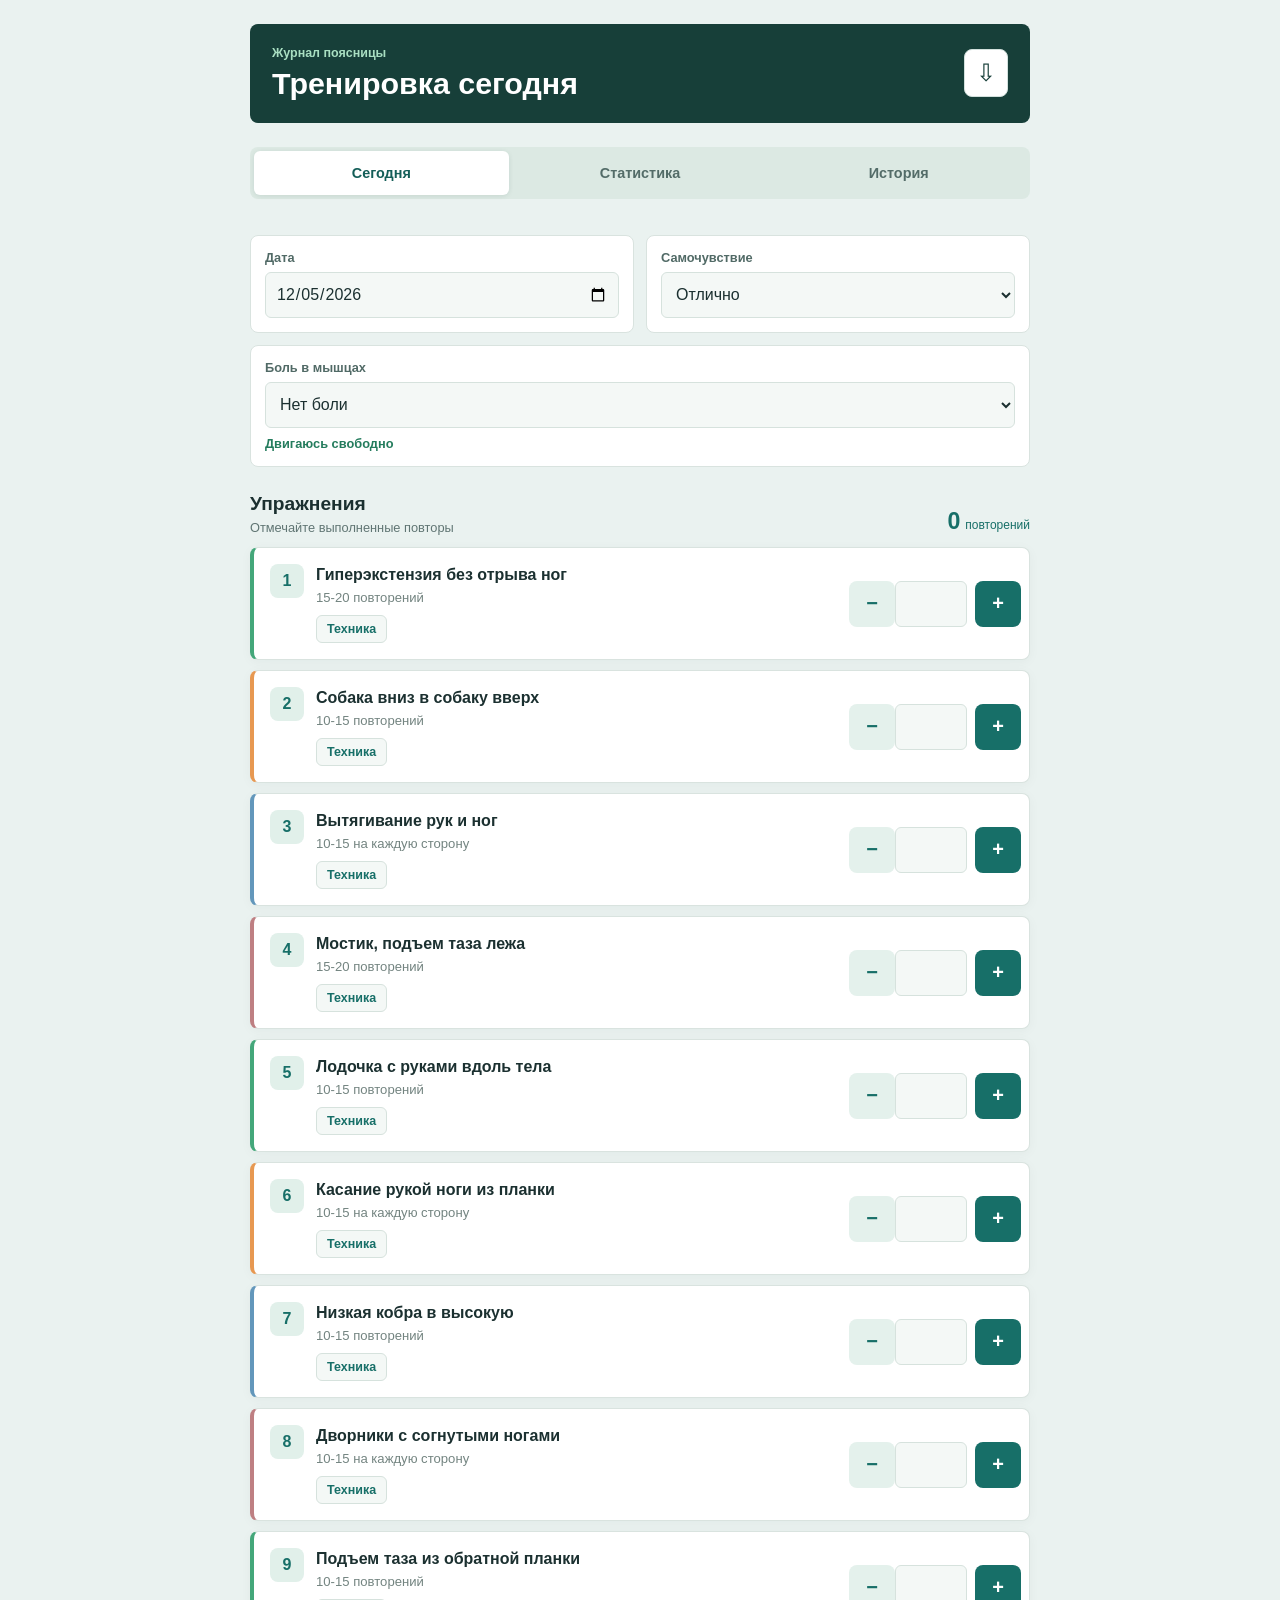
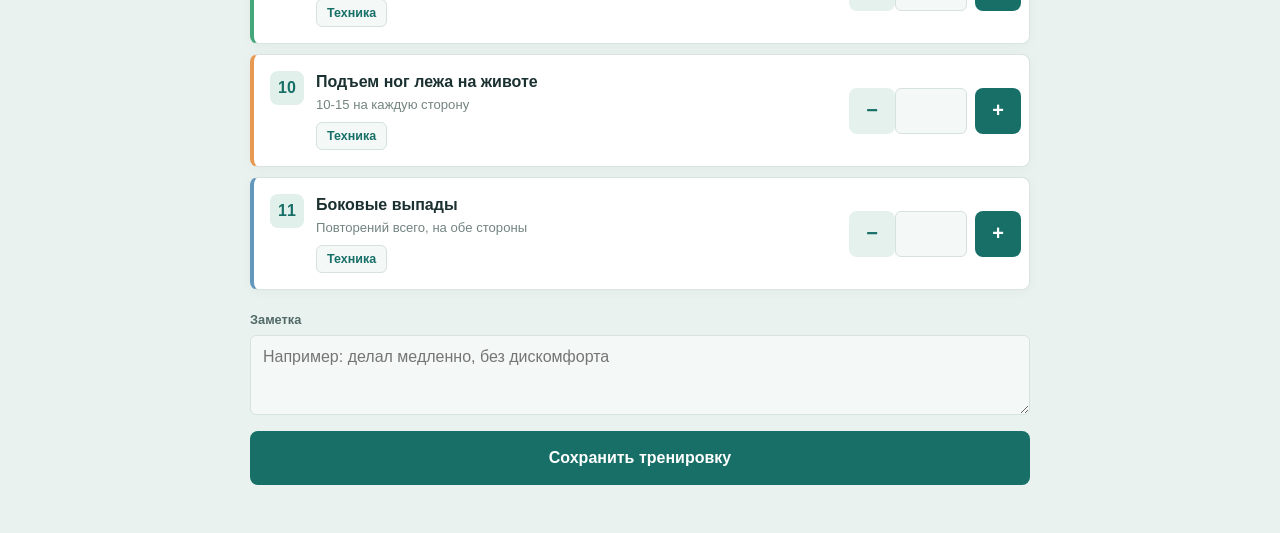
<file: index.html>
<!doctype html>
<html lang="ru">
<head>
  <meta charset="UTF-8" />
  <meta name="viewport" content="width=device-width, initial-scale=1, viewport-fit=cover" />
  <meta name="theme-color" content="#eaf2f0" />
  <meta name="apple-mobile-web-app-capable" content="yes" />
  <meta name="apple-mobile-web-app-status-bar-style" content="default" />
  <meta name="apple-mobile-web-app-title" content="Поясница" />
  <title>Журнал упражнений для поясницы</title>
  <link rel="manifest" href="manifest.webmanifest" />
  <link rel="apple-touch-icon" sizes="180x180" href="icons/icon-180.png" />
  <link rel="stylesheet" href="styles.css?v=16" />
  <link rel="stylesheet" href="storage-mode.css?v=15" />
  <link rel="stylesheet" href="modern.css?v=19" />
</head>
<body>
  <div class="app-shell">
    <header class="topbar">
      <div><p class="eyebrow">Журнал поясницы</p><h1>Тренировка сегодня</h1></div>
      <button class="icon-button" id="exportButton" type="button" title="Резервная копия в iCloud" aria-label="Резервная копия в iCloud"><span aria-hidden="true">⇩</span></button>
    </header>
    <main>
      <nav class="tabs" aria-label="Разделы">
        <button class="tab active" type="button" data-view="today">Сегодня</button>
        <button class="tab" type="button" data-view="stats">Статистика</button>
        <button class="tab" type="button" data-view="history">История</button>
      </nav>
      <section class="view active" id="todayView">
        <div class="session-panel">
          <label class="field"><span>Дата</span><input id="sessionDate" type="date" /></label>
          <label class="field"><span>Самочувствие</span><select id="moodSelect"><option value="5">Отлично</option><option value="4">Хорошо</option><option value="3">Нормально</option><option value="2">Тяжело</option><option value="1">Плохо</option></select></label>
          <label class="field pain-field"><span>Боль в мышцах</span><select id="painRange"><option value="0">Нет боли</option><option value="1">Легкое напряжение</option><option value="2">Тянет, но терпимо</option><option value="3">Заметная боль</option><option value="4">Лучше остановиться</option></select><strong id="painValue">Двигаюсь свободно</strong></label>
        </div>
        <div class="workout-heading"><div><h2>Упражнения</h2><p>Отмечайте выполненные повторы</p></div><div class="workout-total"><strong id="workoutTotal">0</strong><span>повторений</span></div></div>
        <div class="exercise-list" id="exerciseList"></div>
        <label class="notes-field"><span>Заметка</span><textarea id="sessionNote" rows="3" placeholder="Например: делал медленно, без дискомфорта"></textarea></label>
        <button class="primary-action" id="saveSessionButton" type="button">Сохранить тренировку</button>
      </section>
      <section class="view" id="statsView">
        <div class="stats-grid">
          <div class="metric"><span>Тренировок</span><strong id="statSessions">0</strong></div>
          <div class="metric"><span>Повторений</span><strong id="statReps">0</strong></div>
          <div class="metric"><span>Серия</span><strong id="statStreak">0 дн.</strong></div>
          <div class="metric"><span>Средняя боль в мышцах</span><strong id="statPain">0</strong></div>
        </div>
        <section class="chart-section"><div class="section-heading"><h2>Последние 14 дней</h2><span id="chartHint">Нет данных</span></div><canvas id="weeklyChart" width="640" height="320" aria-label="График повторений за последние 14 дней"></canvas></section>
        <section class="calendar-section">
          <div class="section-heading calendar-heading"><button class="month-button" id="prevMonthButton" type="button" aria-label="Предыдущий месяц">←</button><h2 id="calendarTitle">Месяц</h2><button class="month-button" id="nextMonthButton" type="button" aria-label="Следующий месяц">→</button></div>
          <div class="calendar-weekdays" aria-hidden="true"><span>ПН</span><span>ВТ</span><span>СР</span><span>ЧТ</span><span>ПТ</span><span>СБ</span><span>ВС</span></div>
          <div class="calendar-grid" id="calendarGrid" aria-label="Календарь тренировок"></div><div class="day-detail" id="dayDetail"></div>
        </section>
        <section class="ranking-section"><div class="section-heading"><h2>По упражнениям</h2></div><div id="exerciseStats" class="exercise-stats"></div></section>
      </section>
      <section class="view" id="historyView">
        <section class="backup-section">
          <div class="section-heading"><h2>Резервная копия</h2><span id="backupStatus">Хранится на этом устройстве</span></div>
          <div class="storage-choice" role="radiogroup" aria-label="Место хранения статистики">
            <input id="autoBackupToggle" type="checkbox" hidden />
            <label><input type="radio" name="storageMode" value="device" /><span>На iPhone</span></label>
            <label><input type="radio" name="storageMode" value="icloud" /><span>iCloud Drive</span></label>
          </div>
          <p class="storage-note" id="storageNote">Статистика хранится в браузере на этом iPhone.</p>
          <div class="backup-actions"><button class="backup-action cloud" id="backupButton" type="button">Копия в iCloud</button><button class="backup-action restore" id="restoreButton" type="button">Восстановить</button></div>
          <input id="restoreInput" type="file" accept="application/json,.json" hidden />
        </section>
        <div class="section-heading history-heading"><h2>Записи</h2><button class="secondary-action" id="clearDataButton" type="button">Очистить</button></div><div id="historyList" class="history-list"></div>
      </section>
    </main>
  </div>
  <template id="exerciseTemplate">
    <article class="exercise-row">
      <div class="exercise-main"><span class="exercise-number"></span><div><h2></h2><p></p><button class="details-toggle" type="button">Техника</button></div></div>
      <div class="rep-control"><button type="button" class="stepper minus" aria-label="Уменьшить повторы">−</button><input type="number" min="0" max="200" inputmode="numeric" /><button type="button" class="stepper plus" aria-label="Увеличить повторы">+</button></div>
      <div class="exercise-details"><img class="exercise-media" loading="lazy" referrerpolicy="no-referrer" alt="" /><div class="detail-copy"><p><strong>Как делать:</strong> <span class="technique"></span></p><p><strong>Зачем:</strong> <span class="benefit"></span></p><p><strong>Проще:</strong> <span class="easier"></span></p><a href="https://goodlooker.ru/uprazhnenia-na-ukreplenie-pojasnicy.html" target="_blank" rel="noreferrer">Источник: GoodLooker</a></div></div>
    </article>
  </template>
  <script src="counter-touch.js?v=3"></script><script src="app.js?v=20"></script><script src="storage-mode.js?v=15"></script><script src="pain-labels.js?v=16"></script><script>if ("serviceWorker" in navigator) navigator.serviceWorker.register("sw.js");</script>
</body>
</html>
</file>
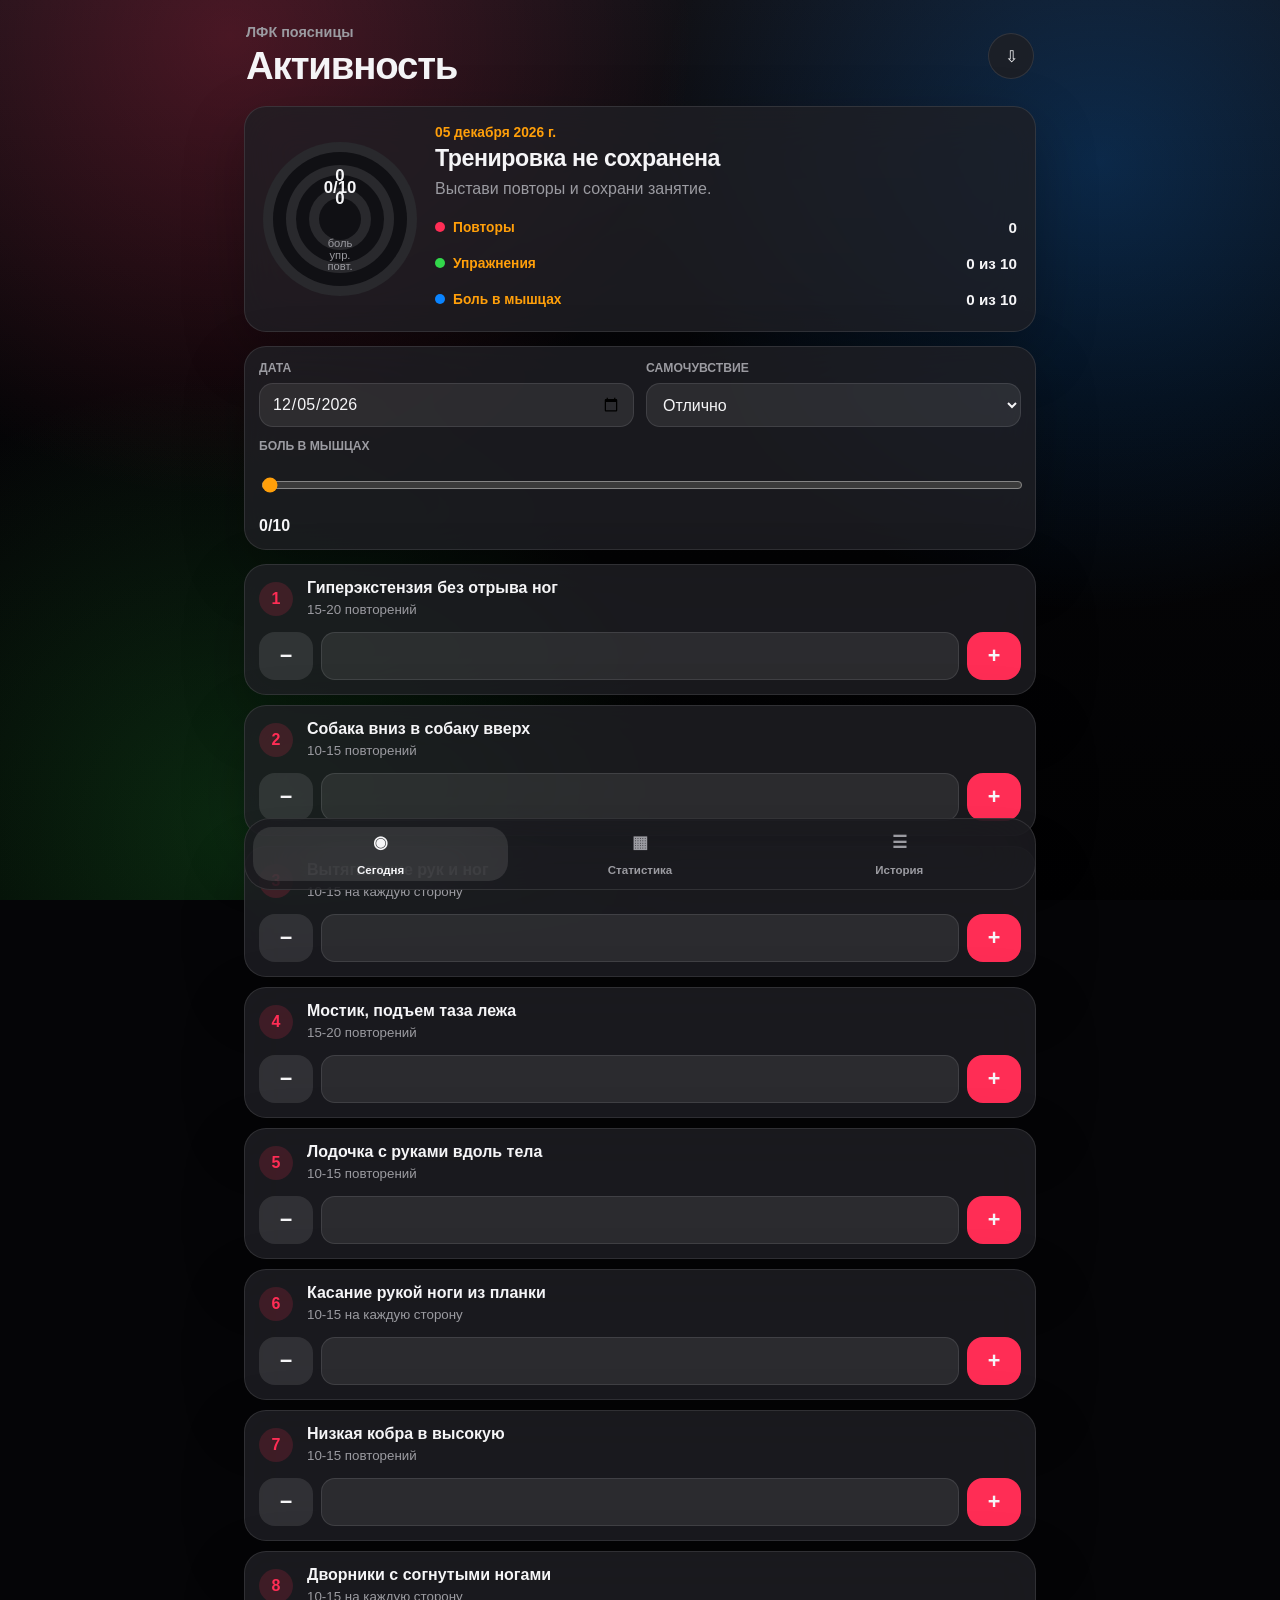
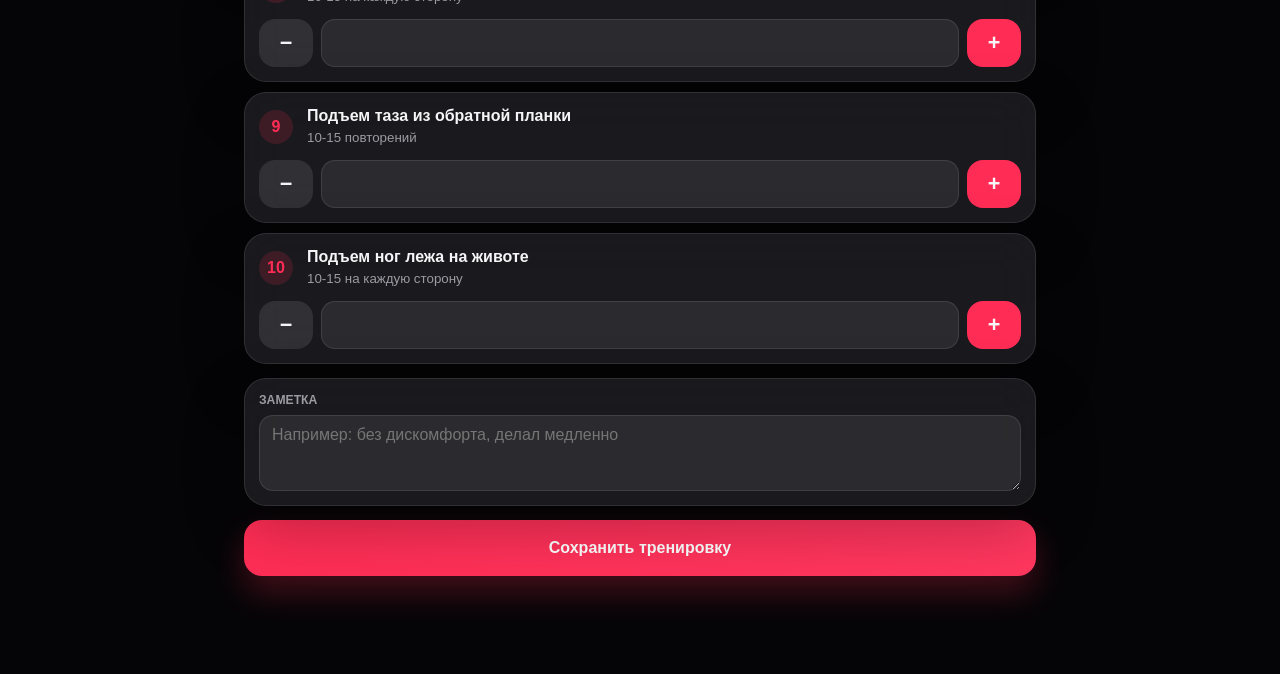
<file: v2/index.html>
<!doctype html>
<html lang="ru">
  <head>
    <meta charset="UTF-8" />
    <meta name="viewport" content="width=device-width, initial-scale=1, viewport-fit=cover" />
    <meta name="theme-color" content="#050507" />
    <meta name="apple-mobile-web-app-capable" content="yes" />
    <meta name="apple-mobile-web-app-status-bar-style" content="black-translucent" />
    <meta name="apple-mobile-web-app-title" content="Поясница v2" />
    <title>Поясница v2</title>
    <link rel="stylesheet" href="styles.css?v=9" />
  </head>
  <body>
    <div class="app">
      <header class="hero">
        <div>
          <p class="kicker">ЛФК поясницы</p>
          <h1>Активность</h1>
        </div>
        <button class="round-button" id="backupButton" type="button" aria-label="Резервная копия">⇩</button>
      </header>

      <main>
        <section class="screen active" id="todayScreen">
          <section class="rings-card">
            <div class="rings" aria-label="Прогресс тренировки">
              <div class="ring ring-reps"><span id="ringReps">0</span><small>повт.</small></div>
              <div class="ring ring-done"><span id="ringDone">0/10</span><small>упр.</small></div>
              <div class="ring ring-pain"><span id="ringPain">0</span><small>боль</small></div>
            </div>
            <div class="today-summary">
              <span id="todayDateLabel">Сегодня</span>
              <strong id="todayHeadline">Тренировка не сохранена</strong>
              <p id="todayHint">Выстави повторы и сохрани занятие.</p>
              <div class="ring-legend" aria-label="Расшифровка колец активности">
                <div><i class="dot reps"></i><span>Повторы</span><b id="legendReps">0</b></div>
                <div><i class="dot done"></i><span>Упражнения</span><b id="legendDone">0 из 10</b></div>
                <div><i class="dot pain"></i><span>Боль в мышцах</span><b id="legendPain">0 из 10</b></div>
              </div>
            </div>
          </section>

          <section class="session-card">
            <label>
              <span>Дата</span>
              <input id="sessionDate" type="date" />
            </label>
            <label>
              <span>Самочувствие</span>
              <select id="moodSelect">
                <option value="5">Отлично</option>
                <option value="4">Хорошо</option>
                <option value="3">Нормально</option>
                <option value="2">Тяжело</option>
                <option value="1">Плохо</option>
              </select>
            </label>
            <label class="full">
              <span>Боль в мышцах</span>
              <input id="painRange" type="range" min="0" max="10" value="0" />
              <b id="painValue">0/10</b>
            </label>
          </section>

          <div class="exercise-list" id="exerciseList"></div>

          <label class="note-card">
            <span>Заметка</span>
            <textarea id="sessionNote" rows="3" placeholder="Например: без дискомфорта, делал медленно"></textarea>
          </label>

          <button class="save-button" id="saveButton" type="button">Сохранить тренировку</button>
        </section>

        <section class="screen" id="statsScreen">
          <section class="metrics-grid">
            <article><span>Тренировок</span><strong id="statSessions">0</strong></article>
            <article><span>Повторений</span><strong id="statReps">0</strong></article>
            <article><span>Серия</span><strong id="statStreak">0</strong></article>
            <article><span>Средняя боль</span><strong id="statPain">0</strong></article>
          </section>

          <section class="panel">
            <div class="panel-head">
              <h2>Последние 14 дней</h2>
              <span id="chartHint">Нет данных</span>
            </div>
            <canvas id="chart" width="680" height="320"></canvas>
          </section>

          <section class="panel">
            <div class="panel-head month-head">
              <button id="prevMonth" type="button" aria-label="Предыдущий месяц">‹</button>
              <h2 id="monthTitle">Месяц</h2>
              <button id="nextMonth" type="button" aria-label="Следующий месяц">›</button>
            </div>
            <div class="weekdays"><span>ПН</span><span>ВТ</span><span>СР</span><span>ЧТ</span><span>ПТ</span><span>СБ</span><span>ВС</span></div>
            <div class="calendar" id="calendar"></div>
            <div class="day-detail" id="dayDetail"></div>
          </section>
        </section>

        <section class="screen" id="historyScreen">
          <section class="panel">
            <div class="panel-head">
              <h2>Хранение</h2>
              <span id="backupStatus">На iPhone</span>
            </div>
            <div class="storage">
              <label><input type="radio" name="storageMode" value="device" /><span>На iPhone</span></label>
              <label><input type="radio" name="storageMode" value="icloud" /><span>iCloud Drive</span></label>
            </div>
            <p class="muted" id="storageNote">Статистика хранится в браузере на этом iPhone.</p>
            <div class="actions">
              <button id="manualBackupButton" type="button">Копия в iCloud</button>
              <button id="restoreButton" type="button">Восстановить</button>
              <button id="clearButton" type="button">Очистить</button>
            </div>
            <input id="restoreInput" type="file" accept="application/json,.json" hidden />
          </section>
          <div class="history-list" id="historyList"></div>
        </section>
      </main>

      <nav class="bottom-nav" aria-label="Разделы">
        <button class="active" type="button" data-screen="today"><span>◉</span>Сегодня</button>
        <button type="button" data-screen="stats"><span>▦</span>Статистика</button>
        <button type="button" data-screen="history"><span>☰</span>История</button>
      </nav>
    </div>

    <template id="exerciseTemplate">
      <article class="exercise">
        <button class="exercise-info" type="button">
          <span class="exercise-index"></span>
          <span><strong></strong><small></small></span>
        </button>
        <div class="stepper">
          <button class="minus" type="button" aria-label="Уменьшить">−</button>
          <input type="number" min="0" max="200" inputmode="numeric" />
          <button class="plus" type="button" aria-label="Увеличить">+</button>
        </div>
        <div class="details">
          <div class="media-wrap">
            <img class="exercise-media default-media" loading="lazy" alt="" />
            <img class="exercise-media personal-image" hidden alt="" />
            <video class="exercise-media personal-video" hidden muted loop playsinline controls></video>
            <div class="media-fallback" hidden>
              <strong>GIF не загрузился</strong>
              <a class="source-link" target="_blank" rel="noreferrer">Открыть GIF</a>
            </div>
          </div>
          <div class="media-actions">
            <label class="media-button">
              <input class="media-input" type="file" accept="image/gif,image/*,video/mp4,video/quicktime,video/webm" />
              <span>Мое видео</span>
            </label>
            <button class="reset-media" type="button" hidden>Вернуть оригинал</button>
          </div>
          <p class="technique"></p>
          <p class="benefit"></p>
        </div>
      </article>
    </template>

    <script src="../counter-touch.js?v=3"></script>
    <script src="app.js?v=9"></script>
  </body>
</html>
</file>
<file: styles.css>
:root{--bg:#f8fafd;--paper:#fff;--blue:#1a73e8;--red:#d93025;--yellow:#f9ab00;--green:#34a853;--ink:#202124;--muted:#5f6368;--line:#dadce0;--shadow:0 1px 2px rgba(60,64,67,.12),0 2px 6px rgba(60,64,67,.08)}*{box-sizing:border-box}html{min-height:100%;background:var(--bg);color:var(--ink);font-family:Arial,"Helvetica Neue",sans-serif;font-size:16px}body{min-height:100%;margin:0;background:radial-gradient(circle at 8% 10%,rgba(66,133,244,.82) 0 10%,transparent 25%),radial-gradient(circle at 92% 14%,rgba(234,67,53,.78) 0 9%,transparent 24%),radial-gradient(circle at 82% 88%,rgba(251,188,4,.8) 0 12%,transparent 28%),radial-gradient(circle at 12% 86%,rgba(52,168,83,.76) 0 11%,transparent 27%),linear-gradient(135deg,#d7e8ff 0%,#fff0c9 46%,#d9f4e1 100%);background-attachment:fixed}body:before{content:"";position:fixed;inset:0;z-index:-1;background:linear-gradient(rgba(255,255,255,.28) 1px,transparent 1px),linear-gradient(90deg,rgba(255,255,255,.28) 1px,transparent 1px);background-size:28px 28px;mask-image:linear-gradient(to bottom,#000,transparent 78%)}button,input,select,textarea{font:inherit}.app-shell{width:min(100%,820px);min-height:100vh;margin:auto;padding:max(18px,env(safe-area-inset-top)) 16px max(28px,env(safe-area-inset-bottom))}.topbar{display:flex;align-items:center;justify-content:space-between;gap:16px;margin-bottom:12px;padding:18px 16px;border:1px solid rgba(255,255,255,.72);border-radius:12px;background:rgba(255,255,255,.88);box-shadow:0 8px 28px rgba(32,33,36,.13);backdrop-filter:blur(18px)}h1,h2,p{margin:0}.eyebrow{margin:0 0 4px;color:var(--blue);font-size:.75rem;font-weight:700}h1{font-size:1.75rem;line-height:1.15}.icon-button{display:grid;place-items:center;width:44px;height:44px;flex:0 0 44px;border:1px solid var(--line);border-radius:50%;background:var(--paper);color:var(--blue);box-shadow:var(--shadow);cursor:pointer}.tabs{display:grid;grid-template-columns:repeat(3,1fr);gap:4px;padding:4px;border:1px solid var(--line);border-radius:8px;background:rgba(238,243,248,.92);box-shadow:0 5px 18px rgba(32,33,36,.1);backdrop-filter:blur(18px);position:sticky;top:env(safe-area-inset-top);z-index:5}.tab{min-height:42px;border:0;border-radius:6px;background:transparent;color:var(--muted);font-weight:600}.tab.active{background:var(--paper);color:var(--blue);box-shadow:var(--shadow)}.view{display:none;padding-top:16px}.view.active{display:block}.session-panel,.stats-grid{display:grid;gap:10px}.session-panel{grid-template-columns:1fr 1fr}.field,.notes-field,.chart-section,.calendar-section,.ranking-section,.backup-section{border:1px solid var(--line);border-radius:8px;background:rgba(255,255,255,.93);box-shadow:var(--shadow);backdrop-filter:blur(14px)}.field{display:grid;gap:8px;min-height:94px;padding:12px}.field:nth-child(3){grid-column:1/-1}.field span,.notes-field span,.metric span{color:var(--muted);font-size:.76rem;font-weight:700}input,select,textarea{width:100%;border:1px solid var(--line);border-radius:6px;background:var(--paper);color:#3c4043;font-weight:500}input:focus,select:focus,textarea:focus{border-color:var(--blue);outline:2px solid rgba(26,115,232,.18)}input,select{min-height:42px;padding:8px 10px}input[type=range],.backup-toggle input{padding:0;accent-color:var(--blue)}textarea{resize:vertical;min-height:84px;padding:10px}.exercise-list,.history-list,.exercise-stats{display:grid;gap:10px}.exercise-list{margin-top:14px}.exercise-row{display:grid;grid-template-columns:1fr minmax(132px,164px);gap:12px;align-items:center;padding:12px;border:1px solid var(--line);border-left:5px solid var(--blue);border-radius:8px;background:rgba(255,255,255,.95);box-shadow:var(--shadow);backdrop-filter:blur(14px)}.exercise-row:nth-child(4n+2){border-left-color:#ea4335}.exercise-row:nth-child(4n+3){border-left-color:#fbbc04}.exercise-row:nth-child(4n+4){border-left-color:#34a853}.exercise-main{display:grid;grid-template-columns:34px 1fr;gap:10px;min-width:0}.exercise-number{display:grid;place-items:center;width:34px;height:34px;border-radius:50%;background:#e8f0fe;color:var(--blue);font-weight:800}.exercise-row h2{margin-bottom:4px;font-size:1rem;line-height:1.22}.exercise-row p{color:var(--muted);font-size:.88rem;line-height:1.25}.details-toggle{width:fit-content;margin-top:8px;padding:6px 10px;border:1px solid var(--line);border-radius:6px;background:var(--paper);color:var(--blue);cursor:pointer;font-size:.78rem;font-weight:600}.exercise-details{display:none;grid-column:1/-1;grid-template-columns:minmax(180px,280px) 1fr;gap:12px;padding:12px;border-top:1px solid var(--line);border-radius:0 0 7px 7px;background:#f8fafd}.exercise-row.open .exercise-details{display:grid}.exercise-media{display:block;width:100%;aspect-ratio:10/7;object-fit:cover;border:1px solid var(--line);border-radius:8px}.detail-copy{display:grid;gap:8px;align-content:start}.detail-copy p{color:#3c4043;font-size:.82rem}.detail-copy strong,.detail-copy a{color:var(--blue)}.rep-control{display:grid;grid-template-columns:38px 1fr 38px;gap:4px;height:42px}.rep-control input{min-width:0;height:42px;padding:4px;text-align:center;font-weight:700}.stepper{display:grid;place-items:center;width:38px;height:42px;border:0;border-radius:50%;background:#e8f0fe;color:var(--blue);cursor:pointer;font-size:1.25rem;font-weight:800}.stepper.plus{background:var(--blue);color:#fff}.notes-field{display:grid;gap:8px;margin-top:14px;padding:12px}.primary-action,.secondary-action,.backup-action{border-radius:6px;cursor:pointer;font-weight:600}.primary-action{width:100%;min-height:52px;margin-top:14px;border:0;background:var(--blue);color:#fff;box-shadow:var(--shadow)}.secondary-action{min-height:38px;padding:0 14px;border:1px solid var(--line);background:var(--paper);color:var(--red)}.stats-grid{grid-template-columns:repeat(4,1fr)}.metric{display:grid;gap:6px;min-height:82px;padding:12px;border:0;border-radius:8px;background:#e8f0fe;box-shadow:var(--shadow)}.metric:nth-child(2){background:#fce8e6}.metric:nth-child(3){background:#e6f4ea}.metric:nth-child(4){background:#fef7e0}.metric strong{font-size:1.65rem}.chart-section,.calendar-section,.ranking-section{margin-top:14px;padding:12px}.section-heading{display:flex;align-items:center;justify-content:space-between;gap:12px;margin-bottom:10px}.section-heading h2{font-size:1rem}.section-heading span{color:var(--muted);font-size:.86rem}canvas{display:block;width:100%;height:auto;aspect-ratio:2/1;border:1px solid var(--line);border-radius:8px;background:#fff}.calendar-heading{display:grid;grid-template-columns:42px 1fr 42px}.calendar-heading h2{text-align:center}.month-button{display:grid;place-items:center;width:42px;height:38px;border:0;border-radius:50%;background:#e8f0fe;color:var(--blue);cursor:pointer;font-weight:800}.calendar-weekdays,.calendar-grid{display:grid;grid-template-columns:repeat(7,1fr)}.calendar-weekdays{gap:4px;margin-bottom:6px;color:var(--muted);font-size:.72rem;font-weight:700;text-align:center}.calendar-grid{gap:5px}.calendar-day{display:grid;place-items:center;min-width:0;aspect-ratio:1;border:0;border-radius:50%;background:transparent;color:var(--ink);cursor:pointer;font-weight:700;position:relative}.calendar-day.blank{pointer-events:none}.calendar-day.has-session{background:rgba(66,133,244,var(--load));color:#fff}.calendar-day.has-session:after{content:"";position:absolute;right:4px;bottom:4px;width:6px;height:6px;border-radius:50%;background:var(--green)}.calendar-day.selected{outline:2px solid var(--blue);outline-offset:2px}.day-detail{margin-top:12px}.day-card{display:grid;gap:12px;padding:12px;border:1px solid var(--line);border-radius:8px;background:#f8fafd}.day-card header{display:grid;grid-template-columns:1fr auto;gap:12px;padding-bottom:10px;border-bottom:1px solid var(--line)}.day-card header div{display:grid;gap:4px}.day-card header span,.day-metrics span{color:var(--muted);font-size:.76rem;font-weight:700}.day-card header strong{color:var(--blue);font-size:1.2rem}.day-card header div:last-child strong{font-size:1.8rem;text-align:right}.day-metrics{display:grid;grid-template-columns:repeat(4,1fr);gap:6px}.day-metrics span{padding:8px;border-left:4px solid var(--blue);border-radius:4px;background:#fff;color:#3c4043}.day-note{padding:8px;border-left:4px solid var(--green);border-radius:4px;background:#fff}.day-exercises{display:grid;gap:8px}.day-exercise,.stat-line,.history-entry{display:grid;grid-template-columns:1fr auto;gap:8px;align-items:center;padding:8px;border:1px solid var(--line);border-radius:8px;background:#fff}.day-exercise span{font-size:.82rem;font-weight:700}.day-exercise strong{color:var(--blue)}.day-exercise.empty{opacity:.58}.day-exercise progress,.stat-line progress{grid-column:1/-1;width:100%;height:9px;accent-color:var(--blue)}.backup-section{display:grid;gap:12px;margin-bottom:18px;padding:12px}.backup-section .section-heading{margin-bottom:0}.backup-toggle{display:grid;grid-template-columns:24px 1fr;gap:10px;align-items:center;color:#3c4043;font-size:.82rem;font-weight:600}.backup-toggle input{width:22px;min-height:22px;margin:0}.backup-actions{display:grid;grid-template-columns:1fr 1fr;gap:8px}.backup-action{min-height:44px;border:1px solid var(--line)}.backup-action.cloud{background:var(--blue);color:#fff}.backup-action.restore{background:#fff;color:var(--blue)}.history-heading{margin-top:2px}.history-entry{display:block;padding:12px}.history-entry header{display:flex;justify-content:space-between;gap:10px;color:var(--blue);font-weight:700}.history-entry p{margin-top:8px;color:var(--muted);font-size:.9rem;line-height:1.35}.empty-state{padding:22px 12px;border:1px dashed var(--line);border-radius:8px;color:var(--muted);text-align:center}@media(max-width:560px){.app-shell{padding-inline:12px}h1{font-size:1.55rem}.session-panel,.exercise-row{grid-template-columns:1fr}.stats-grid{grid-template-columns:repeat(2,1fr)}.exercise-details{grid-template-columns:1fr}.rep-control{grid-template-columns:48px 1fr 48px;height:46px}.stepper{width:48px;height:46px}.rep-control input{height:46px}.day-metrics{grid-template-columns:repeat(2,1fr)}.backup-actions{grid-template-columns:1fr}}

.pain-field strong{color:var(--green);font-size:.9rem;line-height:1.25}
#statPain{font-size:1rem;line-height:1.18}
</file>
<file: storage-mode.css>
:root {
  --glass: rgba(255, 255, 255, 0.26);
  --glass-strong: rgba(255, 255, 255, 0.38);
  --glass-soft: rgba(255, 255, 255, 0.18);
  --glass-border: rgba(255, 255, 255, 0.76);
  --glass-shadow: 0 14px 34px rgba(32, 33, 36, 0.16), inset 0 1px 0 rgba(255, 255, 255, 0.88);
}

.topbar,
.tabs,
.field,
.notes-field,
.chart-section,
.calendar-section,
.ranking-section,
.backup-section,
.exercise-row,
.metric,
.day-card,
.history-entry,
.stat-line,
.day-exercise,
.empty-state {
  border-color: var(--glass-border) !important;
  background: var(--glass) !important;
  box-shadow: var(--glass-shadow) !important;
  -webkit-backdrop-filter: blur(24px) saturate(160%) !important;
  backdrop-filter: blur(24px) saturate(160%) !important;
}

.topbar,
.tabs,
.backup-section,
.chart-section,
.calendar-section,
.ranking-section {
  background: var(--glass-strong) !important;
}

.exercise-details,
.day-card,
.day-exercise,
.stat-line,
.history-entry {
  background: var(--glass-soft) !important;
}

input,
select,
textarea,
.details-toggle,
.secondary-action,
.backup-action.restore {
  border-color: rgba(255, 255, 255, 0.8) !important;
  background: rgba(255, 255, 255, 0.42) !important;
  -webkit-backdrop-filter: blur(14px) !important;
  backdrop-filter: blur(14px) !important;
}

.tab.active {
  background: rgba(255, 255, 255, 0.52) !important;
}

.storage-choice {
  display: grid;
  grid-template-columns: 1fr 1fr;
  gap: 6px;
  padding: 4px;
  border: 1px solid rgba(255, 255, 255, 0.76);
  border-radius: 8px;
  background: rgba(255, 255, 255, 0.2) !important;
  -webkit-backdrop-filter: blur(16px);
  backdrop-filter: blur(16px);
}

.storage-choice label {
  min-width: 0;
  cursor: pointer;
}

.storage-choice input[type="radio"] {
  position: absolute;
  opacity: 0;
  pointer-events: none;
}

.storage-choice span {
  display: grid;
  min-height: 42px;
  place-items: center;
  padding: 8px;
  border-radius: 6px;
  color: var(--muted);
  font-size: 0.82rem;
  font-weight: 700;
  text-align: center;
}

.storage-choice input:checked + span {
  background: var(--panel, var(--blue));
  color: #ffffff;
  box-shadow: var(--shadow);
}

.storage-choice input:focus-visible + span {
  outline: 2px solid var(--orange, #f9ab00);
  outline-offset: 2px;
}

.storage-note {
  margin: 0;
  color: var(--muted);
  font-size: 0.78rem;
  line-height: 1.45;
}
</file>
<file: modern.css>
:root{--ink:#1b3030;--muted:#607573;--line:#d3e1dd;--blue:#176f68;--green:#247c5d;--paper:#fff;--shadow:0 3px 16px rgba(28,68,61,.07)}
html{font-family:-apple-system,BlinkMacSystemFont,"Segoe UI",sans-serif;background:#eaf2f0;color:var(--ink)}
body{background:#eaf2f0;color:var(--ink)}
.app-shell{max-width:960px;padding:24px 20px 48px}
.topbar{align-items:center;margin-bottom:24px}
.eyebrow{color:#247c5d;font-size:.78rem;font-weight:700;letter-spacing:0;text-transform:none;margin-bottom:6px}
h1{font-size:1.9rem;line-height:1.15;letter-spacing:0}
.icon-button{width:48px;height:48px;background:#fff;color:#176f68;border:1px solid var(--line);border-radius:8px;box-shadow:none;font-size:1.5rem}
.tabs{background:#dbe9e5;border-radius:8px;padding:4px;gap:4px;margin-bottom:20px}
.tab{min-height:44px;border:0;border-radius:6px;color:#536c68;background:transparent;font-size:.9rem}
.tab.active{background:#fff;color:#145e58;box-shadow:0 1px 5px rgba(24,58,53,.1)}
.session-panel,.notes-field,.chart-section,.calendar-section,.ranking-section,.backup-section{background:transparent;border:0;box-shadow:none;padding:0}
.session-panel{gap:12px;margin-bottom:22px}
.field{gap:7px;padding:14px;background:#fff;border:1px solid var(--line);border-radius:8px}
.field span,.notes-field span{color:#516a66;font-size:.8rem;font-weight:700}
input,select,textarea{font-family:inherit;font-size:16px;color:var(--ink);border:1px solid #cbdad6;border-radius:6px;background:#f8fbfa;min-height:46px}
input:focus,select:focus,textarea:focus,button:focus-visible{outline:2px solid #278b80;outline-offset:2px}
.pain-field strong{color:#247c5d;font-size:.8rem;line-height:1.35}
.exercise-list{gap:10px}
.exercise-row{padding:16px;background:#fff;border:1px solid var(--line);border-radius:8px;box-shadow:none;gap:14px}
.exercise-main{gap:12px;align-items:start}
.exercise-number{background:#e1f0ea;color:#176f68;border-radius:8px;font-weight:700}
.exercise-main h2{font-size:1rem;line-height:1.35;letter-spacing:0}
.exercise-main p{color:#738480;font-size:.82rem;margin-top:4px}
.details-toggle{margin-top:9px;color:#176f68;font-weight:700}
.rep-control{gap:8px;height:46px}
.rep-control input{height:46px;background:#f4f8f6;border-color:#dbe7e3}
.stepper{height:46px;width:46px;border-radius:8px;background:#e4f1ec;color:#176f68;touch-action:manipulation}
.stepper.plus{background:#176f68;color:#fff}
.exercise-details{background:#f4f8f6;border-color:#e1ebe8;border-radius:0;gap:14px}
.detail-copy p{color:#435b57;line-height:1.5}
.detail-copy strong,.detail-copy a{color:#176f68}
.notes-field{margin-top:22px;gap:8px}
.notes-field textarea{padding:12px;background:#fff}
.primary-action{min-height:54px;margin-top:16px;background:#176f68;border-radius:8px;box-shadow:none;font-size:1rem}
.stats-grid{gap:10px}
.metric,.metric:nth-child(n){background:#fff;border:1px solid var(--line);border-radius:8px;box-shadow:none;min-height:92px}
.metric:nth-child(2){background:#e4f2eb}.metric:nth-child(3){background:#fdf1dc}.metric:nth-child(4){background:#e6effa}
.metric span{font-size:.8rem;color:#5d716e}.metric strong{color:#174d48}
#statPain{font-size:1rem;line-height:1.25}
.chart-section,.calendar-section,.ranking-section{margin-top:28px}
.section-heading h2{font-size:1.1rem}.month-button{background:#dcece6;color:#176f68}
.calendar-day.has-session{background:rgba(23,111,104,var(--load))}.calendar-day.selected{outline-color:#176f68}
.day-card,.history-entry,.day-exercise,.stat-line{background:#fff;border-color:var(--line)}
.day-metrics span,.day-note{background:#f2f8f5;border-color:#63a783}
.backup-section{gap:14px;margin:8px 0 28px}.backup-action.cloud{background:#176f68}
.secondary-action{background:#fff}.history-entry{padding:16px}.history-entry header{color:#176f68}
@media(max-width:560px){.app-shell{padding:calc(18px + env(safe-area-inset-top)) 14px calc(32px + env(safe-area-inset-bottom))}h1{font-size:1.5rem}.topbar{margin-bottom:18px}.session-panel{grid-template-columns:1fr 1fr}.pain-field{grid-column:1/-1}.exercise-row{grid-template-columns:1fr}.rep-control{grid-template-columns:46px minmax(0,1fr) 46px}.rep-control input{height:46px}.stepper{width:46px;height:46px}.exercise-details{grid-template-columns:1fr;padding:12px 0 0}.exercise-media{object-fit:contain;background:#f4f8f6}.stats-grid{grid-template-columns:repeat(2,minmax(0,1fr))}}

/* The previous glass theme uses important declarations; override it explicitly. */
.topbar,.tabs,.field,.exercise-row,.metric,.day-card,.history-entry,.stat-line,.day-exercise,.empty-state{backdrop-filter:none!important;-webkit-backdrop-filter:none!important;box-shadow:none!important;border-color:#d9e3df!important;background:#fff!important}
.topbar{background:#173f39!important;color:#fff;padding:22px;border:0!important;border-radius:8px}
.topbar .eyebrow{color:#a9dfc2}.topbar .icon-button{background:#fff;color:#173f39}
.tabs{background:#dce9e3!important;border:0!important;position:sticky;top:0;z-index:5}
.tab.active{background:#fff!important}
.field{background:#fff!important}.exercise-row{border-left:4px solid #44a77a!important}
.exercise-row:nth-child(4n+2){border-left-color:#e79851!important}.exercise-row:nth-child(4n+3){border-left-color:#6397bb!important}.exercise-row:nth-child(4n+4){border-left-color:#be7f82!important}
.notes-field,.chart-section,.calendar-section,.ranking-section,.backup-section{background:transparent!important;border:0!important;box-shadow:none!important;backdrop-filter:none!important;-webkit-backdrop-filter:none!important}
input,select,textarea,.details-toggle,.backup-action.restore,.secondary-action{background:#f4f8f6!important;border-color:#d6e2dd!important;backdrop-filter:none!important;-webkit-backdrop-filter:none!important}
.exercise-details{background:#f4f8f6!important}.storage-choice{background:#dce9e3!important;border:0}
.workout-heading{display:flex;align-items:end;justify-content:space-between;gap:12px;margin:26px 0 12px}
.workout-heading h2{font-size:1.2rem}.workout-heading p{font-size:.8rem;color:var(--muted);margin-top:5px}
.workout-total{display:flex;align-items:baseline;gap:5px;color:#176f68;white-space:nowrap}.workout-total strong{font-size:1.45rem}.workout-total span{font-size:.75rem}
.exercise-list{margin-top:0}.exercise-row{box-shadow:0 2px 12px rgba(22,59,48,.04)!important}
.metric:nth-child(2){background:#e3f3e8!important}.metric:nth-child(3){background:#fff0dc!important}.metric:nth-child(4){background:#e5eef9!important}
.backup-section{padding:18px!important;background:#fff!important;border:1px solid #d9e3df!important;border-radius:8px}
.storage-choice label{position:relative}.storage-choice input[type="radio"]{width:1px;min-width:0;height:1px;min-height:0;top:0;left:0;margin:0;padding:0}
.backup-section .section-heading{align-items:start}.backup-section .section-heading span{max-width:55%;text-align:right;overflow-wrap:anywhere}
.history-entry header{align-items:start;flex-wrap:wrap}.history-entry header span{overflow-wrap:anywhere}
@media(max-width:560px){.topbar{padding:18px}.tabs{top:env(safe-area-inset-top)}.backup-section .section-heading{display:grid;gap:6px}.backup-section .section-heading span{max-width:none;text-align:left}.backup-actions{grid-template-columns:1fr}.history-entry header{display:grid;gap:5px}.storage-choice span{font-size:.8rem}.workout-heading p{max-width:180px}.exercise-row{padding:14px}.exercise-main{grid-template-columns:34px minmax(0,1fr)}}
@media(max-width:360px){.session-panel{grid-template-columns:minmax(0,1fr)}.pain-field{grid-column:auto}}
</file>
<file: v2/styles.css>
:root {
  --bg: #050507;
  --card: rgba(31, 31, 36, 0.82);
  --card-2: rgba(44, 44, 52, 0.78);
  --line: rgba(255, 255, 255, 0.1);
  --text: #f5f5f7;
  --muted: #9b9ba1;
  --red: #ff2d55;
  --green: #32d74b;
  --blue: #0a84ff;
  --orange: #ff9f0a;
  --purple: #bf5af2;
  --radius: 22px;
}

* { box-sizing: border-box; }

html {
  min-height: 100%;
  background: var(--bg);
  color: var(--text);
  font-family: -apple-system, BlinkMacSystemFont, "SF Pro Text", "Segoe UI", sans-serif;
}

body {
  min-height: 100%;
  margin: 0;
  background:
    radial-gradient(circle at 18% 4%, rgba(255, 45, 85, 0.24), transparent 34%),
    radial-gradient(circle at 86% 18%, rgba(10, 132, 255, 0.24), transparent 34%),
    radial-gradient(circle at 18% 92%, rgba(50, 215, 75, 0.18), transparent 34%),
    linear-gradient(180deg, #111116 0%, #050507 44%, #020203 100%);
  background-attachment: fixed;
}

button, input, select, textarea { font: inherit; }
button { color: inherit; cursor: pointer; }

.app {
  width: min(100%, 820px);
  min-height: 100vh;
  margin: 0 auto;
  padding: max(18px, env(safe-area-inset-top)) 14px calc(98px + env(safe-area-inset-bottom));
}

.hero {
  display: flex;
  justify-content: space-between;
  align-items: center;
  gap: 14px;
  padding: 6px 2px 18px;
}

.kicker {
  margin: 0 0 4px;
  color: var(--muted);
  font-size: 0.9rem;
  font-weight: 700;
}

h1, h2, p { margin: 0; }
h1 { font-size: 2.4rem; letter-spacing: -0.03em; }
h2 { font-size: 1.08rem; letter-spacing: -0.01em; }

.round-button {
  width: 46px;
  height: 46px;
  border: 1px solid var(--line);
  border-radius: 50%;
  background: var(--card);
  backdrop-filter: blur(22px);
  -webkit-backdrop-filter: blur(22px);
}

.screen { display: none; }
.screen.active { display: grid; gap: 14px; }

.rings-card,
.session-card,
.panel,
.note-card,
.exercise,
.metrics-grid article,
.history-entry {
  border: 1px solid var(--line);
  border-radius: var(--radius);
  background: var(--card);
  box-shadow: 0 22px 60px rgba(0, 0, 0, 0.26);
  backdrop-filter: blur(24px) saturate(145%);
  -webkit-backdrop-filter: blur(24px) saturate(145%);
}

.rings-card {
  display: grid;
  grid-template-columns: auto 1fr;
  gap: 18px;
  align-items: center;
  padding: 18px;
}

.rings {
  position: relative;
  width: 154px;
  height: 154px;
}

.ring {
  position: absolute;
  display: grid;
  place-items: center;
  border-radius: 50%;
  background:
    conic-gradient(var(--color) calc(var(--value, 0) * 1%), rgba(255, 255, 255, 0.09) 0),
    #141418;
}

.ring::before {
  content: "";
  position: absolute;
  inset: 10px;
  border-radius: 50%;
  background: #101014;
}

.ring span,
.ring small {
  position: relative;
  z-index: 1;
}

.ring span { font-size: 1.05rem; font-weight: 800; }
.ring small { margin-top: 26px; color: var(--muted); font-size: 0.7rem; }
.ring-reps { inset: 0; --color: var(--red); }
.ring-done { inset: 23px; --color: var(--green); }
.ring-pain { inset: 46px; --color: var(--blue); }

.today-summary { display: grid; gap: 6px; min-width: 0; }
.today-summary span { color: var(--orange); font-size: 0.86rem; font-weight: 700; }
.today-summary strong { font-size: 1.45rem; line-height: 1.1; letter-spacing: -0.02em; }
.today-summary p, .muted { color: var(--muted); line-height: 1.35; }
.ring-legend {
  display: grid;
  gap: 8px;
  margin-top: 8px;
}
.ring-legend div {
  display: grid;
  grid-template-columns: 10px 1fr auto;
  gap: 8px;
  align-items: center;
  min-height: 28px;
  color: var(--muted);
  font-size: 0.9rem;
}
.ring-legend b {
  color: var(--text);
  font-size: 0.95rem;
}
.dot {
  width: 10px;
  height: 10px;
  border-radius: 50%;
}
.dot.reps { background: var(--red); }
.dot.done { background: var(--green); }
.dot.pain { background: var(--blue); }

.session-card {
  display: grid;
  grid-template-columns: 1fr 1fr;
  gap: 12px;
  padding: 14px;
}

label { display: grid; gap: 8px; min-width: 0; }
label span, .panel-head span, .metrics-grid span {
  color: var(--muted);
  font-size: 0.76rem;
  font-weight: 700;
  text-transform: uppercase;
}

.full { grid-column: 1 / -1; }

input, select, textarea {
  width: 100%;
  min-height: 44px;
  border: 1px solid var(--line);
  border-radius: 14px;
  background: rgba(255, 255, 255, 0.08);
  color: var(--text);
  padding: 10px 12px;
}

select option { color: #111; }
textarea { resize: vertical; }
input[type="range"] { padding: 0; accent-color: var(--orange); }

.exercise-list,
.history-list { display: grid; gap: 10px; }

.exercise {
  overflow: hidden;
}

.exercise-info {
  display: grid;
  grid-template-columns: 36px 1fr;
  gap: 12px;
  align-items: center;
  width: 100%;
  border: 0;
  background: transparent;
  padding: 14px;
  text-align: left;
}

.exercise-index {
  display: grid;
  place-items: center;
  width: 34px;
  height: 34px;
  border-radius: 50%;
  background: rgba(255, 45, 85, 0.16);
  color: var(--red);
  font-weight: 800;
}

.exercise strong { display: block; margin-bottom: 3px; }
.exercise small { color: var(--muted); }

.stepper {
  display: grid;
  grid-template-columns: 54px 1fr 54px;
  gap: 8px;
  padding: 0 14px 14px;
}

.stepper button {
  touch-action: manipulation;
  min-height: 48px;
  border: 0;
  border-radius: 16px;
  background: rgba(255, 255, 255, 0.1);
  font-size: 1.35rem;
  font-weight: 800;
}

.stepper .plus { background: var(--red); }
.stepper input { text-align: center; font-weight: 800; }

.details {
  display: none;
  gap: 10px;
  padding: 0 14px 14px;
  color: var(--muted);
}

.exercise.open .details { display: grid; }
.media-wrap {
  position: relative;
  overflow: hidden;
  border-radius: 18px;
  background: rgba(0, 0, 0, 0.24);
}
.exercise-media {
  display: block;
  width: 100%;
  height: auto;
  max-height: none;
  object-fit: contain;
}
.exercise-media[hidden] { display: none; }
.media-fallback {
  display: grid;
  gap: 8px;
  place-items: center;
  min-height: 160px;
  padding: 18px;
  text-align: center;
}
.media-fallback[hidden] { display: none; }
.media-fallback strong { color: var(--text); }
.media-fallback a { color: var(--orange); font-weight: 800; }
.media-actions {
  display: grid;
  grid-template-columns: 1fr 1fr;
  gap: 8px;
}
.media-button,
.reset-media {
  display: grid;
  place-items: center;
  min-height: 42px;
  border: 0;
  border-radius: 14px;
  background: rgba(255, 255, 255, 0.1);
  color: var(--text);
  font-weight: 800;
}
.media-button input {
  position: absolute;
  opacity: 0;
  pointer-events: none;
}
.media-button { background: rgba(50, 215, 75, 0.18); color: var(--green); }
.reset-media { color: var(--orange); }
.reset-media[hidden] { display: none; }
@media (max-width: 420px) {
  .media-actions { grid-template-columns: 1fr; }
}

.note-card { padding: 14px; }

.save-button {
  min-height: 56px;
  border: 0;
  border-radius: 18px;
  background: linear-gradient(135deg, var(--red), #ff375f);
  color: #fff;
  font-weight: 800;
  box-shadow: 0 16px 34px rgba(255, 45, 85, 0.26);
}

.metrics-grid {
  display: grid;
  grid-template-columns: repeat(2, 1fr);
  gap: 10px;
}

.metrics-grid article {
  display: grid;
  gap: 8px;
  min-height: 98px;
  padding: 14px;
}

.metrics-grid strong { font-size: 2rem; letter-spacing: -0.03em; }

.panel { padding: 14px; }
.panel-head {
  display: flex;
  align-items: center;
  justify-content: space-between;
  gap: 12px;
  margin-bottom: 12px;
}

canvas {
  display: block;
  width: 100%;
  height: auto;
  border-radius: 18px;
  background: rgba(255, 255, 255, 0.04);
}

.month-head { display: grid; grid-template-columns: 44px 1fr 44px; }
.month-head h2 { text-align: center; }
.month-head button {
  border: 0;
  border-radius: 50%;
  background: rgba(255, 255, 255, 0.1);
  font-size: 1.7rem;
}

.weekdays,
.calendar {
  display: grid;
  grid-template-columns: repeat(7, 1fr);
  gap: 6px;
}

.weekdays {
  margin-bottom: 8px;
  color: var(--muted);
  font-size: 0.72rem;
  font-weight: 800;
  text-align: center;
}

.day {
  aspect-ratio: 1;
  border: 0;
  border-radius: 50%;
  background: transparent;
  color: var(--text);
  font-weight: 800;
}

.day.blank { pointer-events: none; }
.day.has-session { background: rgba(50, 215, 75, calc(0.22 + var(--load) * 0.55)); }
.day.selected { outline: 2px solid var(--orange); outline-offset: 2px; }

.day-detail { margin-top: 12px; }
.day-card { display: grid; gap: 8px; color: var(--muted); }
.day-card strong { color: var(--text); }

.storage {
  display: grid;
  grid-template-columns: 1fr 1fr;
  gap: 6px;
  padding: 4px;
  border-radius: 16px;
  background: rgba(255, 255, 255, 0.08);
}

.storage input { position: absolute; opacity: 0; pointer-events: none; }
.storage span {
  display: grid;
  place-items: center;
  min-height: 42px;
  border-radius: 13px;
  color: var(--muted);
}
.storage input:checked + span {
  background: rgba(255, 255, 255, 0.16);
  color: var(--text);
}

.actions {
  display: grid;
  grid-template-columns: 1fr 1fr 1fr;
  gap: 8px;
  margin-top: 12px;
}

.actions button {
  min-height: 44px;
  border: 0;
  border-radius: 14px;
  background: rgba(255, 255, 255, 0.1);
}

.actions button:first-child { background: var(--blue); }
.actions button:last-child { color: var(--red); }

.history-entry {
  display: grid;
  gap: 8px;
  padding: 14px;
}

.history-entry header {
  display: flex;
  justify-content: space-between;
  gap: 12px;
  font-weight: 800;
}

.history-entry p { color: var(--muted); }

.bottom-nav {
  position: fixed;
  left: 50%;
  bottom: max(10px, env(safe-area-inset-bottom));
  z-index: 20;
  display: grid;
  grid-template-columns: repeat(3, 1fr);
  gap: 4px;
  width: min(calc(100% - 28px), 792px);
  transform: translateX(-50%);
  padding: 8px;
  border: 1px solid var(--line);
  border-radius: 26px;
  background: rgba(28, 28, 32, 0.82);
  backdrop-filter: blur(30px) saturate(160%);
  -webkit-backdrop-filter: blur(30px) saturate(160%);
}

.bottom-nav button {
  display: grid;
  gap: 3px;
  place-items: center;
  min-height: 54px;
  border: 0;
  border-radius: 19px;
  background: transparent;
  color: var(--muted);
  font-size: 0.72rem;
  font-weight: 700;
}

.bottom-nav button.active {
  background: rgba(255, 255, 255, 0.1);
  color: var(--text);
}

.bottom-nav span { font-size: 1.05rem; }

@media (max-width: 560px) {
  .rings-card { grid-template-columns: 1fr; }
  .rings { margin: 0 auto; }
  .session-card { grid-template-columns: 1fr; }
  .full { grid-column: auto; }
  .actions { grid-template-columns: 1fr; }
}
</file>
